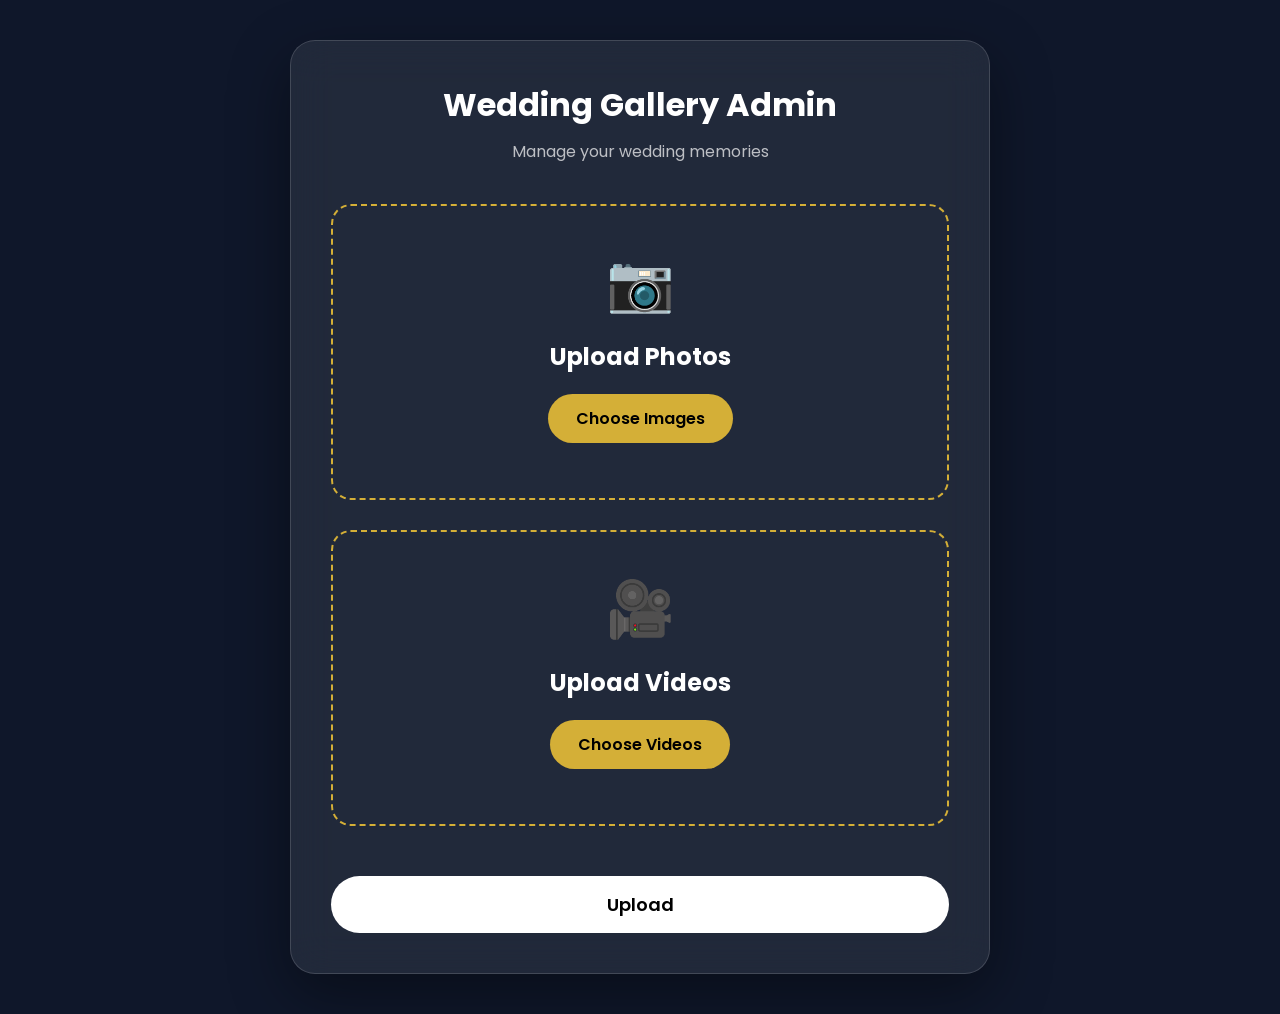
<file: admin.html>
<!DOCTYPE html>
<html lang="en">
<head>
<meta charset="UTF-8">
<meta name="viewport" content="width=device-width, initial-scale=1.0">
<title>Wedding Admin Panel</title>

<link rel="stylesheet" href="css/admin.css">

<link href="https://fonts.googleapis.com/css2?family=Poppins:wght@300;400;500;600;700&display=swap" rel="stylesheet">
</head>

<body>

<div class="container">

    <div class="card">

        <h1>Wedding Gallery Admin</h1>
        <p>Manage your wedding memories</p>

        <div class="upload-box">

            <div class="upload-icon">📷</div>

            <h2>Upload Photos</h2>

            <input type="file" id="photos" multiple accept="image/*">

            <label for="photos" class="btn">
                Choose Images
            </label>

            <div id="photoList"></div>

        </div>

        <div class="upload-box">

            <div class="upload-icon">🎥</div>

            <h2>Upload Videos</h2>

            <input type="file" id="videos" multiple accept="video/*">

            <label for="videos" class="btn">
                Choose Videos
            </label>

            <div id="videoList"></div>

        </div>

        <button class="upload-btn">
            Upload
        </button>

    </div>

</div>

<script src="js/admin.js"></script>

</body>
</html>
</file>
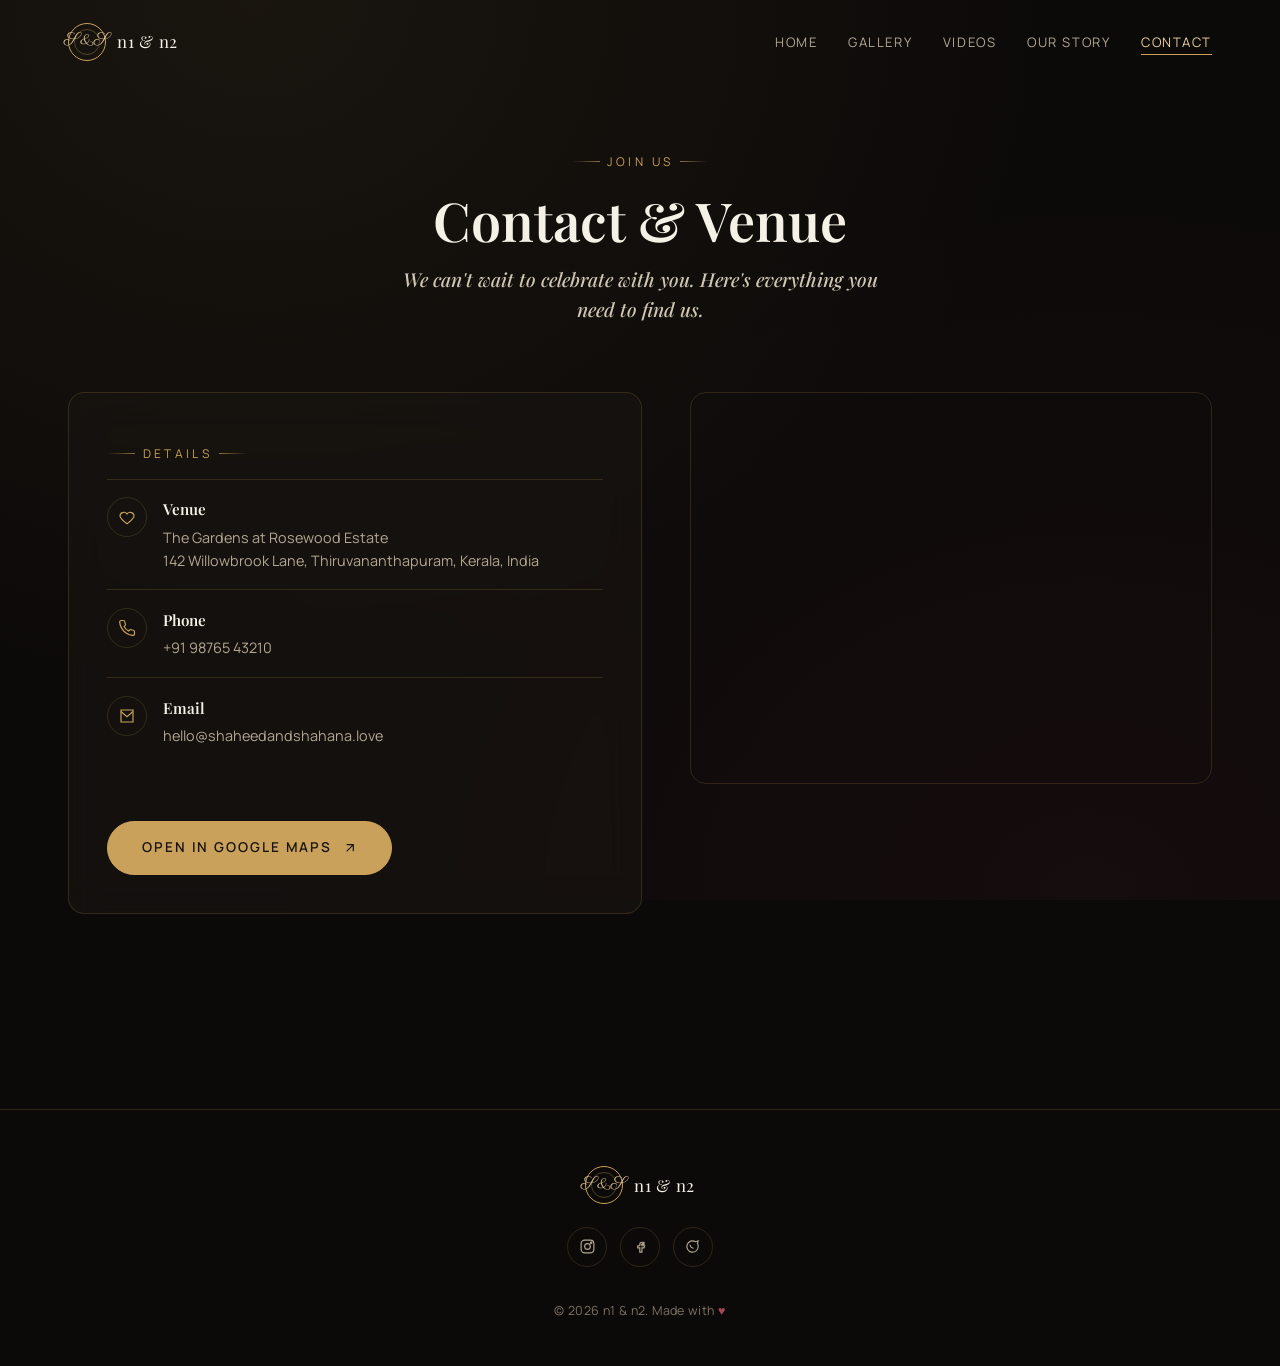
<file: contact.html>
<!DOCTYPE html>
<html lang="en">
<head>
<meta charset="UTF-8">
<meta name="viewport" content="width=device-width, initial-scale=1.0">
<title>Contact — n1 &amp; n2</title>
<meta name="description" content="Venue details and ways to reach n1 and n2.">
<link rel="icon" href="assets/icons/favicon.svg" type="image/svg+xml">
<link rel="stylesheet" href="css/style.css">
</head>
<body>

<header>
  <nav class="site-nav" aria-label="Primary">
    <div class="nav-inner">
      <a href="index.html" class="brand">
        <span class="seal" aria-hidden="true">S&amp;S</span>
        n1 &amp; n2
      </a>
      <ul class="nav-links" id="navLinks">
        <li><a href="index.html">Home</a></li>
        <li><a href="gallery.html">Gallery</a></li>
        <li><a href="videos.html">Videos</a></li>
        <li><a href="story.html">Our Story</a></li>
        <li><a href="contact.html" aria-current="page">Contact</a></li>
      </ul>
      <button class="nav-toggle" id="navToggle" aria-label="Toggle menu" aria-expanded="false" aria-controls="navLinks">
        <svg viewBox="0 0 24 24" fill="none" stroke="currentColor" stroke-width="1.8" stroke-linecap="round"><path d="M4 7h16M4 12h16M4 17h16"/></svg>
      </button>
    </div>
  </nav>
</header>

<main>
  <section class="page-hero">
    <div class="container">
      <p class="eyebrow">Join Us</p>
      <h1 class="section-title">Contact &amp; Venue</h1>
      <p class="section-sub" style="margin-inline:auto;">We can't wait to celebrate with you. Here's everything you need to find us.</p>
    </div>
  </section>

  <section class="section" style="padding-top:0;">
    <div class="container">
      <div class="contact-grid">

        <div class="contact-card glass reveal">
          <p class="eyebrow" style="margin-bottom:1rem;">Details</p>

          <div class="info-row">
            <span class="icon"><svg viewBox="0 0 24 24" fill="none" stroke="currentColor" stroke-width="1.6"><path d="M12 21s-7-5-9-9a5 5 0 0 1 9-4 5 5 0 0 1 9 4c-2 4-9 9-9 9z"/></svg></span>
            <div>
              <h4>Venue</h4>
              <p id="venueName"></p>
              <p id="venueAddress"></p>
            </div>
          </div>

          <div class="info-row">
            <span class="icon"><svg viewBox="0 0 24 24" fill="none" stroke="currentColor" stroke-width="1.6"><path d="M22 16.9v3a2 2 0 0 1-2.2 2 19.8 19.8 0 0 1-8.6-3 19.5 19.5 0 0 1-6-6 19.8 19.8 0 0 1-3-8.7A2 2 0 0 1 4.1 2h3a2 2 0 0 1 2 1.7c.1 1 .3 2 .7 3a2 2 0 0 1-.4 2.1L8 10.1a16 16 0 0 0 6 6l1.3-1.4a2 2 0 0 1 2.1-.4c1 .4 2 .6 3 .7a2 2 0 0 1 1.6 2z"/></svg></span>
            <div>
              <h4>Phone</h4>
              <p><a id="venuePhone" href="#"></a></p>
            </div>
          </div>

          <div class="info-row">
            <span class="icon"><svg viewBox="0 0 24 24" fill="none" stroke="currentColor" stroke-width="1.6"><path d="M4 4h16v16H4z"/><path d="M4 6l8 7 8-7"/></svg></span>
            <div>
              <h4>Email</h4>
              <p><a id="venueEmail" href="#"></a></p>
            </div>
          </div>

          <div class="mt-lg">
            <a id="mapsBtn" href="#" target="_blank" rel="noopener" class="btn btn-solid">
              Open in Google Maps
              <svg viewBox="0 0 24 24" fill="none" stroke="currentColor" stroke-width="1.8"><path d="M7 17L17 7M7 7h10v10"/></svg>
            </a>
          </div>
        </div>

        <div class="map-frame reveal reveal-delay-1">
          <iframe id="mapEmbed" src="" loading="lazy" title="Venue location map" referrerpolicy="no-referrer-when-downgrade"></iframe>
        </div>

      </div>
    </div>
  </section>
</main>

<footer class="site-footer">
  <div class="container footer-inner">
    <a href="index.html" class="brand"><span class="seal" aria-hidden="true">S&amp;S</span> n1 &amp; n2</a>
    <ul class="footer-social">
      <li><a href="#" aria-label="Instagram"><svg viewBox="0 0 24 24" fill="none" stroke="currentColor" stroke-width="1.6"><rect x="3" y="3" width="18" height="18" rx="5"/><circle cx="12" cy="12" r="4"/><circle cx="17.2" cy="6.8" r="1"/></svg></a></li>
      <li><a href="#" aria-label="Facebook"><svg viewBox="0 0 24 24" fill="none" stroke="currentColor" stroke-width="1.6"><path d="M14 9h3V6h-3c-2 0-3 1.2-3 3v2H8v3h3v6h3v-6h3l1-3h-4V9c0-.6.4-1 1-1z"/></svg></a></li>
      <li><a href="#" aria-label="WhatsApp"><svg viewBox="0 0 24 24" fill="none" stroke="currentColor" stroke-width="1.6"><path d="M20 12a8 8 0 1 1-3.8-6.8L20 4l-1 3.6A8 8 0 0 1 20 12z"/><path d="M8.5 9.5c.3 2.5 2.5 4.7 5 5"/></svg></a></li>
    </ul>
    <p class="footer-fine">&copy; <span data-year></span> n1 &amp; n2. Made with <span class="made-with">&hearts;</span></p>
  </div>
</footer>

<script src="js/config.js"></script>
<script src="js/app.js"></script>
<script>
  // Populate venue details from the shared config so there's a single
  // source of truth (see js/config.js → SITE_CONFIG.venue).
  document.addEventListener("DOMContentLoaded", () => {
    const v = SITE_CONFIG.venue;
    document.getElementById("venueName").textContent = v.name;
    document.getElementById("venueAddress").textContent = `${v.addressLine1}, ${v.addressLine2}`;

    const phoneLink = document.getElementById("venuePhone");
    phoneLink.textContent = v.phone;
    phoneLink.href = `tel:${v.phone.replace(/\s+/g, "")}`;

    const emailLink = document.getElementById("venueEmail");
    emailLink.textContent = v.email;
    emailLink.href = `mailto:${v.email}`;

    document.getElementById("mapsBtn").href = v.mapsUrl;
    document.getElementById("mapEmbed").src =
      `https://maps.google.com/maps?q=${encodeURIComponent(v.name + " " + v.addressLine2)}&output=embed`;
  });
</script>
</body>
</html>
</file>
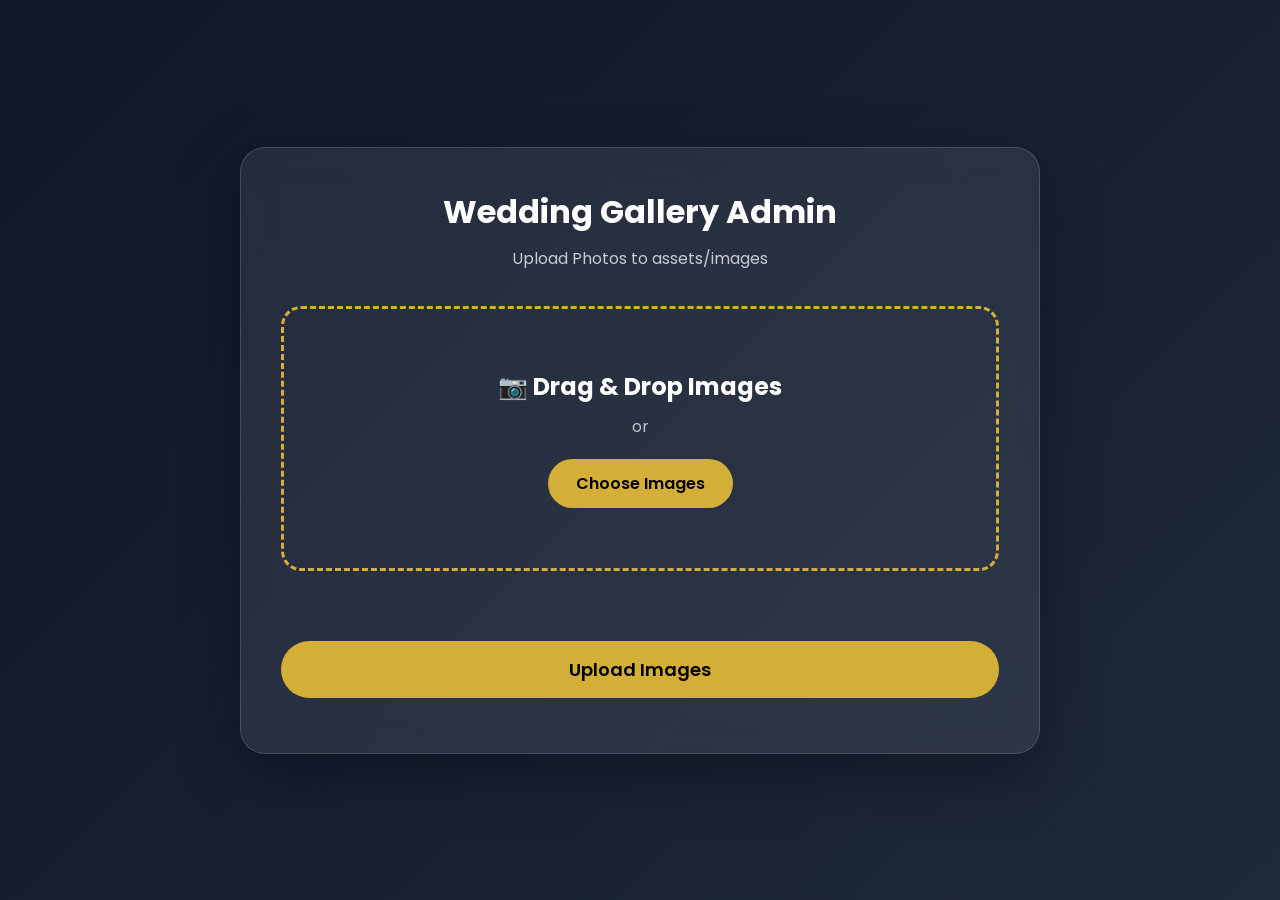
<file: upload.html>
<!DOCTYPE html>
<html lang="en">
<head>

<meta charset="UTF-8">
<meta name="viewport" content="width=device-width, initial-scale=1.0">

<title>Wedding Admin Upload</title>

<link rel="preconnect" href="https://fonts.googleapis.com">
<link rel="preconnect" href="https://fonts.gstatic.com" crossorigin>

<link href="https://fonts.googleapis.com/css2?family=Poppins:wght@300;400;500;600;700&display=swap" rel="stylesheet">

<style>

*{
margin:0;
padding:0;
box-sizing:border-box;
font-family:Poppins,sans-serif;
}

body{

background:linear-gradient(135deg,#0f172a,#1e293b);

min-height:100vh;

display:flex;

justify-content:center;

align-items:center;

padding:40px;

color:white;

}

.container{

width:100%;
max-width:800px;

}

.card{

background:rgba(255,255,255,.08);

backdrop-filter:blur(18px);

border:1px solid rgba(255,255,255,.15);

padding:40px;

border-radius:25px;

box-shadow:0 20px 60px rgba(0,0,0,.35);

}

h1{

text-align:center;

margin-bottom:10px;

}

.subtitle{

text-align:center;

opacity:.75;

margin-bottom:35px;

}

.drop-zone{

border:3px dashed #d4af37;

border-radius:20px;

padding:60px 20px;

text-align:center;

cursor:pointer;

transition:.3s;

}

.drop-zone.drag{

background:rgba(212,175,55,.15);

}

.drop-zone h2{

margin-bottom:10px;

}

.drop-zone p{

opacity:.7;

}

input[type=file]{

display:none;

}

.choose{

display:inline-block;

margin-top:20px;

padding:12px 28px;

background:#d4af37;

color:black;

border-radius:40px;

font-weight:600;

cursor:pointer;

}

.preview{

display:grid;

grid-template-columns:repeat(auto-fill,minmax(140px,1fr));

gap:15px;

margin-top:35px;

}

.item{

background:rgba(255,255,255,.08);

border-radius:15px;

padding:10px;

}

.item img{

width:100%;

height:130px;

object-fit:cover;

border-radius:10px;

}

.name{

font-size:13px;

margin-top:8px;

white-space:nowrap;

overflow:hidden;

text-overflow:ellipsis;

}

.upload{

width:100%;

margin-top:35px;

padding:15px;

border:none;

border-radius:50px;

background:#d4af37;

font-size:18px;

font-weight:600;

cursor:pointer;

}

progress{

width:100%;

height:10px;

margin-top:20px;

display:none;

}

.status{

text-align:center;

margin-top:15px;

color:#7CFC00;

}

</style>

</head>

<body>

<div class="container">

<div class="card">

<h1>Wedding Gallery Admin</h1>

<p class="subtitle">
Upload Photos to assets/images
</p>

<div class="drop-zone" id="drop">

<h2>📷 Drag & Drop Images</h2>

<p>or</p>

<label class="choose" for="photos">

Choose Images

</label>

<input
type="file"
id="photos"
multiple
accept="image/*">

</div>

<div class="preview" id="preview"></div>

<progress id="progress" value="0" max="100"></progress>

<button class="upload" id="upload">

Upload Images

</button>

<div class="status" id="status"></div>

</div>

</div>

<script>

const input=document.getElementById("photos");

const preview=document.getElementById("preview");

const drop=document.getElementById("drop");

const progress=document.getElementById("progress");

const status=document.getElementById("status");

let files=[];

function showPreview(){

preview.innerHTML="";

files.forEach(file=>{

const reader=new FileReader();

reader.onload=e=>{

preview.innerHTML+=`
<div class="item">
<img src="${e.target.result}">
<div class="name">${file.name}</div>
</div>
`;

};

reader.readAsDataURL(file);

});

}

input.onchange=()=>{

files=[...input.files];

showPreview();

};

drop.ondragover=e=>{

e.preventDefault();

drop.classList.add("drag");

};

drop.ondragleave=()=>{

drop.classList.remove("drag");

};

drop.ondrop=e=>{

e.preventDefault();

drop.classList.remove("drag");

files=[...e.dataTransfer.files];

showPreview();

};

document.getElementById("upload").onclick=async()=>{

if(files.length===0){

alert("Select images first");

return;

}

const form=new FormData();

files.forEach(f=>form.append("photos",f));

progress.style.display="block";

const xhr=new XMLHttpRequest();

xhr.upload.onprogress=e=>{

const percent=Math.round((e.loaded/e.total)*100);

progress.value=percent;

};

xhr.onload=()=>{

status.innerHTML="✅ Upload Completed";

};

xhr.open("POST","/upload/photos");

xhr.send(form);

};

</script>

</body>
</html>
</file>
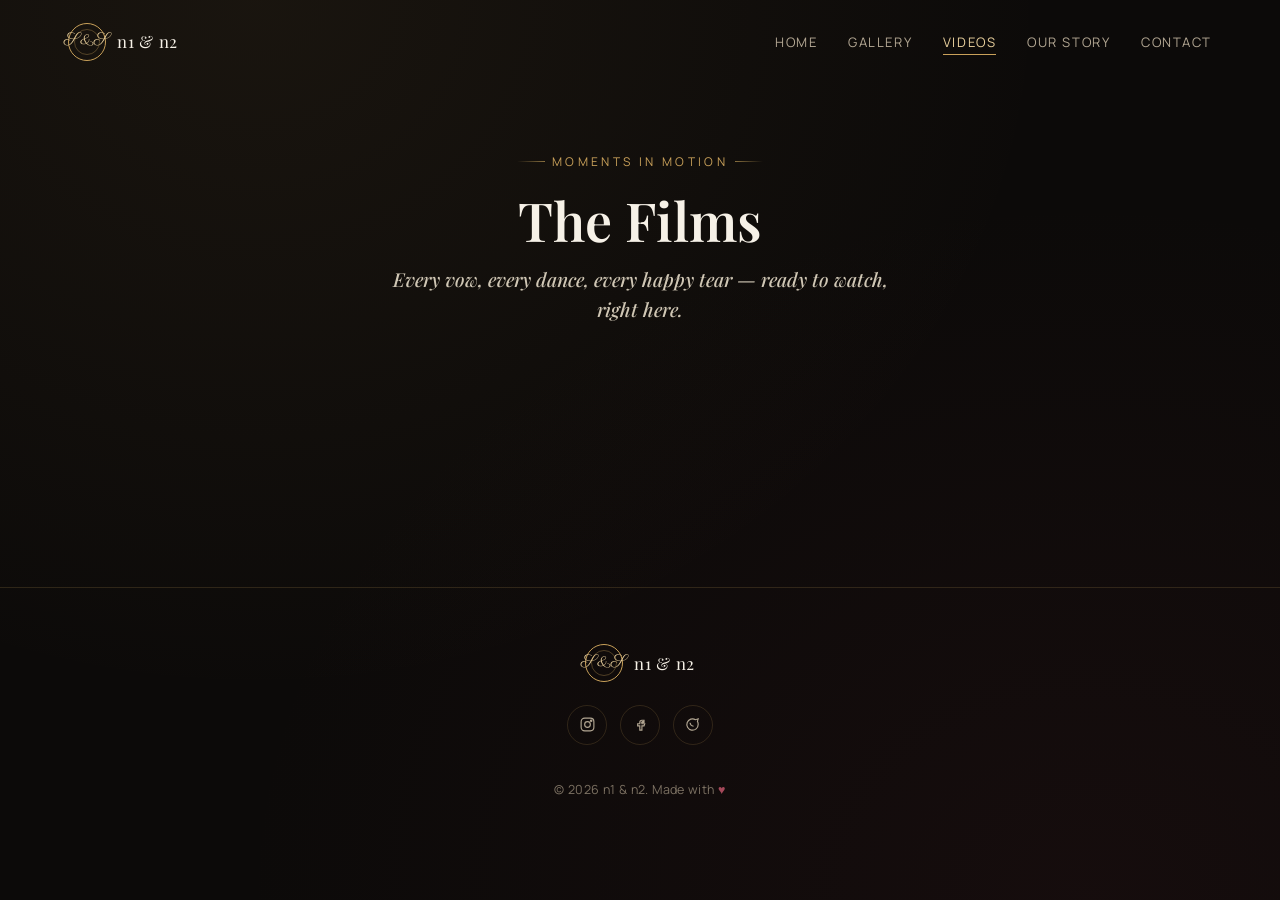
<file: videos.html>
<!DOCTYPE html>
<html lang="en">
<head>
<meta charset="UTF-8">
<meta name="viewport" content="width=device-width, initial-scale=1.0">
<title>Videos — n1 &amp; n2</title>
<meta name="description" content="Watch films and clips from n1 and n2's wedding celebration.">
<link rel="icon" href="assets/icons/favicon.svg" type="image/svg+xml">
<link rel="stylesheet" href="css/style.css">
</head>
<body>

<header>
  <nav class="site-nav" aria-label="Primary">
    <div class="nav-inner">
      <a href="index.html" class="brand">
        <span class="seal" aria-hidden="true">S&amp;S</span>
        n1 &amp; n2
      </a>
      <ul class="nav-links" id="navLinks">
        <li><a href="index.html">Home</a></li>
        <li><a href="gallery.html">Gallery</a></li>
        <li><a href="videos.html" aria-current="page">Videos</a></li>
        <li><a href="story.html">Our Story</a></li>
        <li><a href="contact.html">Contact</a></li>
      </ul>
      <button class="nav-toggle" id="navToggle" aria-label="Toggle menu" aria-expanded="false" aria-controls="navLinks">
        <svg viewBox="0 0 24 24" fill="none" stroke="currentColor" stroke-width="1.8" stroke-linecap="round"><path d="M4 7h16M4 12h16M4 17h16"/></svg>
      </button>
    </div>
  </nav>
</header>

<main>
  <section class="page-hero">
    <div class="container">
      <p class="eyebrow">Moments in Motion</p>
      <h1 class="section-title">The Films</h1>
      <p class="section-sub" style="margin-inline:auto;">Every vow, every dance, every happy tear — ready to watch, right here.</p>
    </div>
  </section>

  <section class="section" style="padding-top:0;">
    <div class="container">
      <div class="video-grid" data-video-grid aria-live="polite"></div>
      <div class="state-msg" data-videos-state style="display:none;"></div>
    </div>
  </section>
</main>

<!-- ===================== Video modal ===================== -->
<div class="video-modal" data-video-modal aria-hidden="true" role="dialog" aria-modal="true" aria-label="Video player">
  <div class="video-modal-stage" data-video-modal-stage>
    <!-- iframe injected here on open, removed on close to stop playback -->
  </div>
  <button class="video-modal-close" data-video-modal-close aria-label="Close video">
    <svg viewBox="0 0 24 24" fill="none" stroke="currentColor" stroke-width="1.8"><path d="M6 6l12 12M18 6L6 18"/></svg>
  </button>
</div>

<footer class="site-footer">
  <div class="container footer-inner">
    <a href="index.html" class="brand"><span class="seal" aria-hidden="true">S&amp;S</span> n1 &amp; n2</a>
    <ul class="footer-social">
      <li><a href="#" aria-label="Instagram"><svg viewBox="0 0 24 24" fill="none" stroke="currentColor" stroke-width="1.6"><rect x="3" y="3" width="18" height="18" rx="5"/><circle cx="12" cy="12" r="4"/><circle cx="17.2" cy="6.8" r="1"/></svg></a></li>
      <li><a href="#" aria-label="Facebook"><svg viewBox="0 0 24 24" fill="none" stroke="currentColor" stroke-width="1.6"><path d="M14 9h3V6h-3c-2 0-3 1.2-3 3v2H8v3h3v6h3v-6h3l1-3h-4V9c0-.6.4-1 1-1z"/></svg></a></li>
      <li><a href="#" aria-label="WhatsApp"><svg viewBox="0 0 24 24" fill="none" stroke="currentColor" stroke-width="1.6"><path d="M20 12a8 8 0 1 1-3.8-6.8L20 4l-1 3.6A8 8 0 0 1 20 12z"/><path d="M8.5 9.5c.3 2.5 2.5 4.7 5 5"/></svg></a></li>
    </ul>
    <p class="footer-fine">&copy; <span data-year></span> n1 &amp; n2. Made with <span class="made-with">&hearts;</span></p>
  </div>
</footer>

<script src="js/config.js"></script>
<script src="js/app.js"></script>
<script src="js/videos.js"></script>
</body>
</html>
</file>
<file: css/admin.css>
*{
margin:0;
padding:0;
box-sizing:border-box;
font-family:Poppins,sans-serif;
}

body{

min-height:100vh;

display:flex;

justify-content:center;

align-items:center;

background:#0f172a;

padding:40px;

color:white;

}

.container{

width:100%;

max-width:700px;

}

.card{

background:rgba(255,255,255,.08);

backdrop-filter:blur(20px);

border:1px solid rgba(255,255,255,.15);

padding:40px;

border-radius:25px;

box-shadow:0 20px 60px rgba(0,0,0,.4);

}

h1{

text-align:center;

margin-bottom:10px;

}

p{

text-align:center;

opacity:.7;

margin-bottom:40px;

}

.upload-box{

border:2px dashed #d4af37;

border-radius:20px;

padding:35px;

margin-bottom:30px;

text-align:center;

transition:.3s;

}

.upload-box:hover{

background:rgba(255,255,255,.05);

}

.upload-icon{

font-size:55px;

margin-bottom:15px;

}

input{

display:none;

}

.btn{

display:inline-block;

margin-top:20px;

padding:12px 28px;

background:#d4af37;

color:black;

border-radius:30px;

cursor:pointer;

font-weight:600;

transition:.3s;

}

.btn:hover{

transform:translateY(-3px);

}

.upload-btn{

width:100%;

padding:15px;

border:none;

border-radius:30px;

background:white;

font-size:18px;

font-weight:600;

cursor:pointer;

margin-top:20px;

}

#photoList,#videoList{

margin-top:20px;

text-align:left;

font-size:14px;

}
</file>
<file: css/style.css>
/* ==========================================================================
   Shaheed & Shahana — Wedding Website
   Design tokens
   --------------------------------------------------------------------------
   Palette   : espresso black / antique gold / ivory / deep wine
   Display   : "Playfair Display" — carved, high-contrast serif for names
   Script    : "Parisienne" — the couple's monogram & signature accents
   Body      : "Manrope" — quiet, modern, legible at small sizes
   Signature : the gold wax-seal monogram (S & S) used as nav mark,
               section divider and hero centerpiece; thin-line hearts
               drift upward through the hero as ambient motion.
   ========================================================================== */

@import url('https://fonts.googleapis.com/css2?family=Playfair+Display:ital,wght@0,400;0,500;0,600;0,700;0,800;1,500;1,600&family=Parisienne&family=Manrope:wght@300;400;500;600;700&display=swap');

:root {
  /* Colors */
  --bg: #0c0a09;
  --bg-alt: #151210;
  --bg-panel: #1a1613;
  --bg-glass: rgba(26, 22, 19, 0.55);
  --border-glass: rgba(201, 161, 90, 0.18);

  --gold: #c9a15a;
  --gold-light: #e8cf9c;
  --gold-dim: #8a713f;
  --ivory: #f6f1e7;
  --ivory-dim: #cfc6b4;
  --wine: #6c2430;
  --wine-light: #a5495a;

  --text-primary: var(--ivory);
  --text-muted: #b3a793;
  --text-faint: #7d7263;

  /* Type */
  --font-display: 'Playfair Display', 'Georgia', serif;
  --font-script: 'Parisienne', cursive;
  --font-body: 'Manrope', -apple-system, BlinkMacSystemFont, sans-serif;

  /* Layout */
  --max-width: 1240px;
  --gutter: clamp(1.25rem, 4vw, 3rem);
  --radius-sm: 8px;
  --radius-md: 16px;
  --radius-lg: 28px;
  --nav-height: 84px;

  /* Motion */
  --ease-soft: cubic-bezier(0.22, 1, 0.36, 1);
  --dur-fast: 0.25s;
  --dur-med: 0.6s;
  --dur-slow: 1.1s;
}

/* --------------------------------------------------------------------------
   Reset
   -------------------------------------------------------------------------- */
*, *::before, *::after { box-sizing: border-box; }
html { scroll-behavior: smooth; }
body {
  margin: 0;
  background: var(--bg);
  color: var(--text-primary);
  font-family: var(--font-body);
  font-weight: 400;
  line-height: 1.6;
  -webkit-font-smoothing: antialiased;
  overflow-x: hidden;
}
img { max-width: 100%; display: block; }
a { color: inherit; text-decoration: none; }
ul { list-style: none; margin: 0; padding: 0; }
button { font-family: inherit; cursor: pointer; }
input, textarea { font-family: inherit; }

::selection { background: var(--gold); color: var(--bg); }

/* Respect reduced motion */
@media (prefers-reduced-motion: reduce) {
  *, *::before, *::after {
    animation-duration: 0.001ms !important;
    animation-iteration-count: 1 !important;
    transition-duration: 0.001ms !important;
    scroll-behavior: auto !important;
  }
}

/* Focus visibility */
a:focus-visible, button:focus-visible, input:focus-visible, textarea:focus-visible {
  outline: 2px solid var(--gold-light);
  outline-offset: 3px;
  border-radius: 4px;
}

/* Background texture: faint gold grain + vignette, sits behind all pages */
body::before {
  content: "";
  position: fixed;
  inset: 0;
  z-index: -2;
  background:
    radial-gradient(ellipse at 20% 0%, rgba(201, 161, 90, 0.07), transparent 55%),
    radial-gradient(ellipse at 85% 100%, rgba(108, 36, 48, 0.10), transparent 55%),
    var(--bg);
  pointer-events: none;
}

.container {
  width: 100%;
  max-width: var(--max-width);
  margin-inline: auto;
  padding-inline: var(--gutter);
}

/* --------------------------------------------------------------------------
   Typography
   -------------------------------------------------------------------------- */
h1, h2, h3, h4 { font-family: var(--font-display); font-weight: 600; margin: 0; color: var(--ivory); }
.eyebrow {
  display: inline-flex;
  align-items: center;
  gap: 0.6em;
  font-family: var(--font-body);
  font-size: 0.75rem;
  letter-spacing: 0.28em;
  text-transform: uppercase;
  color: var(--gold);
}
.eyebrow::before, .eyebrow::after {
  content: "";
  width: 28px;
  height: 1px;
  background: linear-gradient(90deg, transparent, var(--gold-dim));
}
.eyebrow::after { background: linear-gradient(90deg, var(--gold-dim), transparent); }

.script { font-family: var(--font-script); color: var(--gold-light); font-weight: 400; }

.section-title {
  font-size: clamp(2rem, 4.2vw, 3.4rem);
  line-height: 1.08;
  margin-top: 0.5rem;
}
.section-sub {
  font-family: var(--font-display);
  font-style: italic;
  font-weight: 500;
  color: var(--ivory-dim);
  font-size: clamp(1rem, 1.6vw, 1.2rem);
  margin-top: 0.9rem;
  max-width: 46ch;
}

.section {
  padding: clamp(4rem, 9vw, 7.5rem) 0;
  position: relative;
}
.section-head {
  text-align: center;
  margin-bottom: clamp(2.5rem, 6vw, 4rem);
}

/* --------------------------------------------------------------------------
   Buttons
   -------------------------------------------------------------------------- */
.btn {
  display: inline-flex;
  align-items: center;
  gap: 0.6rem;
  padding: 0.95rem 2.1rem;
  border-radius: 999px;
  font-size: 0.85rem;
  letter-spacing: 0.14em;
  text-transform: uppercase;
  font-weight: 600;
  border: 1px solid var(--gold);
  background: transparent;
  color: var(--gold-light);
  transition: background var(--dur-fast) var(--ease-soft), color var(--dur-fast) var(--ease-soft), transform var(--dur-fast) var(--ease-soft), box-shadow var(--dur-fast) var(--ease-soft);
  white-space: nowrap;
}
.btn:hover {
  background: var(--gold);
  color: #1a1410;
  transform: translateY(-2px);
  box-shadow: 0 10px 30px -10px rgba(201, 161, 90, 0.55);
}
.btn-solid {
  background: var(--gold);
  color: #1a1410;
}
.btn-solid:hover { background: var(--gold-light); }
.btn-ghost {
  border-color: var(--border-glass);
  color: var(--text-muted);
}
.btn-ghost:hover {
  border-color: var(--gold);
  color: var(--gold-light);
  background: rgba(201, 161, 90, 0.08);
  box-shadow: none;
}
.btn svg { width: 16px; height: 16px; }

/* --------------------------------------------------------------------------
   Glassmorphism panels
   -------------------------------------------------------------------------- */
.glass {
  background: var(--bg-glass);
  backdrop-filter: blur(18px) saturate(140%);
  -webkit-backdrop-filter: blur(18px) saturate(140%);
  border: 1px solid var(--border-glass);
  border-radius: var(--radius-md);
}

/* --------------------------------------------------------------------------
   Monogram seal (signature element)
   -------------------------------------------------------------------------- */
.seal {
  display: inline-flex;
  align-items: center;
  justify-content: center;
  width: 46px;
  height: 46px;
  border-radius: 50%;
  border: 1px solid var(--gold);
  font-family: var(--font-script);
  font-size: 1.3rem;
  color: var(--gold-light);
  position: relative;
  flex: none;
}
.seal::before {
  content: "";
  position: absolute;
  inset: 5px;
  border: 1px solid rgba(201, 161, 90, 0.35);
  border-radius: 50%;
}
.seal-lg { width: 108px; height: 108px; font-size: 2.6rem; }
.seal-lg::before { inset: 10px; }

/* --------------------------------------------------------------------------
   Navigation
   -------------------------------------------------------------------------- */
.site-nav {
  position: fixed;
  top: 0; left: 0; right: 0;
  z-index: 500;
  height: var(--nav-height);
  display: flex;
  align-items: center;
  transition: background var(--dur-fast) var(--ease-soft), border-color var(--dur-fast) var(--ease-soft), height var(--dur-fast) var(--ease-soft);
  border-bottom: 1px solid transparent;
}
.site-nav.is-scrolled {
  background: rgba(12, 10, 9, 0.78);
  backdrop-filter: blur(14px);
  -webkit-backdrop-filter: blur(14px);
  border-bottom-color: var(--border-glass);
  height: 68px;
}
.nav-inner {
  width: 100%;
  max-width: var(--max-width);
  margin-inline: auto;
  padding-inline: var(--gutter);
  display: flex;
  align-items: center;
  justify-content: space-between;
}
.brand {
  display: flex;
  align-items: center;
  gap: 0.7rem;
  font-family: var(--font-display);
  font-size: 1.05rem;
  letter-spacing: 0.04em;
  color: var(--ivory);
}
.brand .seal { width: 38px; height: 38px; font-size: 1.05rem; }

.nav-links {
  display: flex;
  align-items: center;
  gap: clamp(1.2rem, 2.4vw, 2.4rem);
}
.nav-links a {
  font-size: 0.82rem;
  letter-spacing: 0.12em;
  text-transform: uppercase;
  color: var(--text-muted);
  position: relative;
  padding-bottom: 4px;
  transition: color var(--dur-fast) var(--ease-soft);
}
.nav-links a::after {
  content: "";
  position: absolute;
  left: 0; bottom: 0;
  width: 0%;
  height: 1px;
  background: var(--gold);
  transition: width var(--dur-fast) var(--ease-soft);
}
.nav-links a:hover, .nav-links a[aria-current="page"] { color: var(--gold-light); }
.nav-links a:hover::after, .nav-links a[aria-current="page"]::after { width: 100%; }

.nav-toggle {
  display: none;
  background: none;
  border: 1px solid var(--border-glass);
  border-radius: 8px;
  width: 42px;
  height: 42px;
  align-items: center;
  justify-content: center;
  color: var(--gold-light);
}
.nav-toggle svg { width: 20px; height: 20px; }

@media (max-width: 860px) {
  .nav-links {
    position: fixed;
    top: var(--nav-height);
    left: 0; right: 0;
    flex-direction: column;
    align-items: flex-start;
    gap: 0;
    background: rgba(12, 10, 9, 0.97);
    backdrop-filter: blur(16px);
    border-bottom: 1px solid var(--border-glass);
    max-height: 0;
    overflow: hidden;
    transition: max-height var(--dur-med) var(--ease-soft);
  }
  .nav-links.is-open { max-height: 420px; }
  .nav-links a {
    width: 100%;
    padding: 1rem var(--gutter);
    border-top: 1px solid var(--border-glass);
  }
  .nav-toggle { display: inline-flex; }
}

/* --------------------------------------------------------------------------
   Hero
   -------------------------------------------------------------------------- */
.hero {
  position: relative;
  min-height: 100svh;
  display: flex;
  align-items: center;
  justify-content: center;
  overflow: hidden;
  padding-top: var(--nav-height);
}
.hero-media {
  position: absolute;
  inset: 0;
  z-index: -3;
}
.hero-media img {
  width: 100%; height: 100%;
  object-fit: cover;
  object-position: center 30%;
  filter: saturate(0.9) brightness(0.62);
}
.hero-scrim {
  position: absolute;
  inset: 0;
  z-index: -2;
  background:
    linear-gradient(180deg, rgba(12,10,9,0.55) 0%, rgba(12,10,9,0.35) 35%, rgba(12,10,9,0.85) 100%),
    radial-gradient(ellipse at center 40%, transparent 0%, rgba(12,10,9,0.65) 78%);
}

/* Floating hearts ambience */
.hearts-field {
  position: absolute;
  inset: 0;
  z-index: -1;
  pointer-events: none;
  overflow: hidden;
}
.hearts-field svg.heart {
  position: absolute;
  bottom: -10%;
  opacity: 0;
  color: var(--gold);
  animation-name: float-heart;
  animation-timing-function: ease-in;
  animation-iteration-count: infinite;
}
@keyframes float-heart {
  0%   { opacity: 0; transform: translateY(0) translateX(0) rotate(0deg) scale(0.7); }
  10%  { opacity: 0.55; }
  85%  { opacity: 0.35; }
  100% { opacity: 0; transform: translateY(-115vh) translateX(var(--drift, 30px)) rotate(20deg) scale(1); }
}

.hero-content {
  position: relative;
  text-align: center;
  padding: 0 var(--gutter);
  max-width: 900px;
}
.hero-eyebrow {
  opacity: 0;
  animation: fade-up var(--dur-med) var(--ease-soft) 0.15s forwards;
}
/* .hero-names {
  font-size: clamp(2.1rem, 9vw, 6.4rem);
  line-height: 1;
  margin-top: 1.4rem;
  display: flex;
  align-items: center;
  justify-content: center;
  gap: clamp(0.5rem, 2vw, 1.2rem);
  flex-wrap: wrap;
  opacity: 0;
  animation: fade-up var(--dur-slow) var(--ease-soft) 0.35s forwards;
} */
 .hero-names {
  font-size: clamp(1.6rem, 6vw, 4rem);
  line-height: 1;
  margin-top: 1.4rem;
  display: flex;
  align-items: center;
  justify-content: center;
  gap: clamp(0.5rem, 2vw, 1.2rem);
  flex-wrap: nowrap; /* Keep names on one line */
  opacity: 0;
  animation: fade-up var(--dur-slow) var(--ease-soft) 0.35s forwards;
}
.hero-names .amp {
  font-family: var(--font-script);
  color: var(--gold);
  font-size: 0.62em;
  line-height: 1;
  transform: translateY(0.08em);
}
.hero-subtitle {
  margin: 1.6rem auto 0;
  font-family: var(--font-display);
  font-style: italic;
  color: var(--ivory-dim);
  font-size: clamp(1.05rem, 2vw, 1.4rem);
  max-width: 42ch;
  opacity: 0;
  animation: fade-up var(--dur-med) var(--ease-soft) 0.6s forwards;
}
.hero-date {
  margin-top: 1rem;
  font-size: 0.8rem;
  letter-spacing: 0.22em;
  text-transform: uppercase;
  color: var(--gold);
  opacity: 0;
  animation: fade-up var(--dur-med) var(--ease-soft) 0.75s forwards;
}

@keyframes fade-up {
  from { opacity: 0; transform: translateY(22px); }
  to   { opacity: 1; transform: translateY(0); }
}

/* Countdown */
.countdown {
  margin: 2.6rem auto 0;
  display: flex;
  justify-content: center;
  gap: clamp(0.6rem, 2vw, 1.1rem);
  flex-wrap: wrap;
  opacity: 0;
  animation: fade-up var(--dur-med) var(--ease-soft) 0.9s forwards;
}
.countdown-unit {
  width: clamp(64px, 18vw, 92px);
  padding: 0.9rem 0.4rem 0.8rem;
  text-align: center;
}
.countdown-num {
  font-family: var(--font-display);
  font-size: clamp(1.5rem, 3.4vw, 2.1rem);
  color: var(--gold-light);
  font-variant-numeric: tabular-nums;
}
.countdown-label {
  display: block;
  margin-top: 0.3rem;
  font-size: 0.62rem;
  letter-spacing: 0.16em;
  text-transform: uppercase;
  color: var(--text-faint);
}

.hero-cta {
  margin-top: 2.6rem;
  display: flex;
  gap: 1rem;
  justify-content: center;
  flex-wrap: wrap;
  opacity: 0;
  animation: fade-up var(--dur-med) var(--ease-soft) 1.05s forwards;
}

.scroll-cue {
  position: absolute;
  bottom: clamp(1.2rem, 3vw, 2.2rem);
  left: 50%;
  transform: translateX(-50%);
  width: 22px; height: 36px;
  border: 1px solid var(--gold-dim);
  border-radius: 20px;
  opacity: 0.7;
}
.scroll-cue::before {
  content: "";
  position: absolute;
  top: 6px; left: 50%;
  width: 4px; height: 4px;
  margin-left: -2px;
  background: var(--gold-light);
  border-radius: 50%;
  animation: scroll-cue-dot 1.8s ease-in-out infinite;
}
@keyframes scroll-cue-dot {
  0% { transform: translateY(0); opacity: 1; }
  70% { opacity: 0.2; }
  100% { transform: translateY(14px); opacity: 0; }
}

/* --------------------------------------------------------------------------
   Reveal-on-scroll utility
   -------------------------------------------------------------------------- */
.reveal {
  opacity: 0;
  transform: translateY(28px);
  transition: opacity 0.8s var(--ease-soft), transform 0.8s var(--ease-soft);
}
.reveal.is-visible { opacity: 1; transform: translateY(0); }
.reveal-delay-1 { transition-delay: 0.1s; }
.reveal-delay-2 { transition-delay: 0.22s; }
.reveal-delay-3 { transition-delay: 0.34s; }

/* --------------------------------------------------------------------------
   Divider with seal
   -------------------------------------------------------------------------- */
.seal-divider {
  display: flex;
  align-items: center;
  justify-content: center;
  gap: 1rem;
  margin: 0 auto;
}
.seal-divider .line {
  height: 1px;
  width: clamp(40px, 10vw, 120px);
  background: linear-gradient(90deg, transparent, var(--gold-dim));
}
.seal-divider .line:last-child { background: linear-gradient(90deg, var(--gold-dim), transparent); }

/* --------------------------------------------------------------------------
   Preview strip (home page teaser grid)
   -------------------------------------------------------------------------- */
.preview-grid {
  display: grid;
  grid-template-columns: repeat(4, 1fr);
  gap: 1rem;
}
.preview-grid a {
  position: relative;
  display: block;
  aspect-ratio: 3/4;
  border-radius: var(--radius-sm);
  overflow: hidden;
  border: 1px solid var(--border-glass);
}
.preview-grid a:nth-child(2), .preview-grid a:nth-child(3) { aspect-ratio: 3/4.6; margin-top: -1.2rem; }
.preview-grid img { width: 100%; height: 100%; object-fit: cover; transition: transform 0.6s var(--ease-soft); }
.preview-grid a:hover img { transform: scale(1.06); }
.preview-grid a::after {
  content: "";
  position: absolute; inset: 0;
  background: linear-gradient(180deg, transparent 55%, rgba(12,10,9,0.75));
  opacity: 0;
  transition: opacity var(--dur-fast) var(--ease-soft);
}
.preview-grid a:hover::after { opacity: 1; }

@media (max-width: 760px) {
  .preview-grid { grid-template-columns: repeat(2, 1fr); }
  .preview-grid a:nth-child(2), .preview-grid a:nth-child(3) { margin-top: 0; }
}

/* --------------------------------------------------------------------------
   Gallery page
   -------------------------------------------------------------------------- */
.gallery-toolbar {
  display: flex;
  align-items: center;
  justify-content: space-between;
  gap: 1.2rem;
  flex-wrap: wrap;
  margin-bottom: 2.4rem;
}
.search-field {
  position: relative;
  flex: 1;
  min-width: 220px;
  max-width: 420px;
}
.search-field input {
  width: 100%;
  padding: 0.85rem 1.2rem 0.85rem 2.7rem;
  border-radius: 999px;
  border: 1px solid var(--border-glass);
  background: var(--bg-panel);
  color: var(--ivory);
  font-size: 0.9rem;
}
.search-field input::placeholder { color: var(--text-faint); }
.search-field input:focus { outline: none; border-color: var(--gold); }
.search-field svg {
  position: absolute; left: 1rem; top: 50%; transform: translateY(-50%);
  width: 16px; height: 16px; color: var(--text-faint);
}
.gallery-count { font-size: 0.8rem; color: var(--text-faint); letter-spacing: 0.06em; }

.masonry {
  columns: 4 240px;
  column-gap: 1rem;
}
.masonry-item {
  break-inside: avoid;
  margin-bottom: 1rem;
  border-radius: var(--radius-sm);
  overflow: hidden;
  position: relative;
  border: 1px solid var(--border-glass);
  cursor: zoom-in;
  background: var(--bg-panel);
}
.masonry-item img {
  width: 100%;
  display: block;
  transition: transform 0.5s var(--ease-soft), filter 0.5s var(--ease-soft);
  opacity: 0;
}
.masonry-item img.is-loaded { opacity: 1; }
.masonry-item:hover img { transform: scale(1.045); }
.masonry-item .cap {
  position: absolute; left: 0; right: 0; bottom: 0;
  padding: 1.6rem 0.9rem 0.7rem;
  background: linear-gradient(180deg, transparent, rgba(12,10,9,0.88));
  font-size: 0.74rem;
  letter-spacing: 0.04em;
  color: var(--ivory-dim);
  opacity: 0;
  transform: translateY(6px);
  transition: opacity var(--dur-fast) var(--ease-soft), transform var(--dur-fast) var(--ease-soft);
}
.masonry-item:hover .cap { opacity: 1; transform: translateY(0); }

.media-skeleton {
  width: 100%;
  aspect-ratio: 3/4;
  background: linear-gradient(100deg, var(--bg-panel) 30%, #241d17 50%, var(--bg-panel) 70%);
  background-size: 200% 100%;
  animation: shimmer 1.6s ease-in-out infinite;
}
@keyframes shimmer { to { background-position: -200% 0; } }

.state-msg {
  text-align: center;
  padding: 3.5rem 1rem;
  color: var(--text-muted);
}
.state-msg .seal { margin: 0 auto 1.2rem; }
.state-msg h3 { font-size: 1.3rem; margin-bottom: 0.5rem; color: var(--ivory); }
.state-msg p { max-width: 44ch; margin: 0 auto; font-size: 0.92rem; color: var(--text-muted); }
.state-msg code {
  display: inline-block;
  margin-top: 0.9rem;
  padding: 0.2rem 0.55rem;
  background: var(--bg-panel);
  border: 1px solid var(--border-glass);
  border-radius: 6px;
  font-size: 0.78rem;
  color: var(--gold-light);
}

/* Lightbox */
.lightbox {
  position: fixed;
  inset: 0;
  z-index: 1000;
  display: none;
  align-items: center;
  justify-content: center;
  background: rgba(6, 5, 4, 0.94);
  backdrop-filter: blur(6px);
}
.lightbox.is-open { display: flex; }
.lightbox-stage {
  position: relative;
  width: min(92vw, 1100px);
  max-height: 88vh;
  display: flex;
  align-items: center;
  justify-content: center;
}
.lightbox-stage img {
  max-width: 100%;
  max-height: 88vh;
  border-radius: var(--radius-sm);
  border: 1px solid var(--border-glass);
  opacity: 0;
  transform: scale(0.97);
  animation: lb-in var(--dur-fast) var(--ease-soft) forwards;
}
@keyframes lb-in { to { opacity: 1; transform: scale(1); } }
.lightbox-caption {
  position: absolute;
  bottom: -2.4rem;
  left: 0; right: 0;
  text-align: center;
  color: var(--text-muted);
  font-size: 0.85rem;
  letter-spacing: 0.04em;
}
.lightbox-close, .lightbox-nav {
  position: absolute;
  display: flex;
  align-items: center;
  justify-content: center;
  width: 46px; height: 46px;
  border-radius: 50%;
  border: 1px solid var(--border-glass);
  background: rgba(21, 18, 16, 0.65);
  color: var(--ivory);
  transition: background var(--dur-fast) var(--ease-soft), border-color var(--dur-fast) var(--ease-soft);
}
.lightbox-close:hover, .lightbox-nav:hover { border-color: var(--gold); background: rgba(201,161,90,0.14); }
.lightbox-close { top: clamp(0.8rem, 2vw, 1.8rem); right: clamp(0.8rem, 2vw, 1.8rem); }
.lightbox-nav svg, .lightbox-close svg { width: 20px; height: 20px; }
.lightbox-prev { left: clamp(0.4rem, 2vw, 1.4rem); top: 50%; transform: translateY(-50%); }
.lightbox-next { right: clamp(0.4rem, 2vw, 1.4rem); top: 50%; transform: translateY(-50%); }

@media (max-width: 760px) {
  .masonry { columns: 2 160px; }
}

/* --------------------------------------------------------------------------
   Videos page
   -------------------------------------------------------------------------- */
.video-grid {
  display: grid;
  grid-template-columns: repeat(auto-fill, minmax(280px, 1fr));
  gap: 1.6rem;
}
.video-card {
  border-radius: var(--radius-md);
  overflow: hidden;
  border: 1px solid var(--border-glass);
  background: var(--bg-panel);
  transition: transform var(--dur-fast) var(--ease-soft), border-color var(--dur-fast) var(--ease-soft);
}
.video-card:hover { transform: translateY(-4px); border-color: var(--gold-dim); }
.video-thumb {
  position: relative;
  aspect-ratio: 16/10;
  overflow: hidden;
  cursor: pointer;
}
.video-thumb img { width: 100%; height: 100%; object-fit: cover; }
.video-thumb .play-btn {
  position: absolute; inset: 0;
  display: flex; align-items: center; justify-content: center;
}
.video-thumb .play-btn span {
  width: 58px; height: 58px;
  border-radius: 50%;
  background: rgba(12,10,9,0.55);
  border: 1px solid var(--gold);
  display: flex; align-items: center; justify-content: center;
  transition: background var(--dur-fast) var(--ease-soft), transform var(--dur-fast) var(--ease-soft);
}
.video-thumb .play-btn svg { width: 20px; height: 20px; color: var(--gold-light); margin-left: 3px; }
.video-card:hover .play-btn span { background: var(--gold); transform: scale(1.08); }
.video-card:hover .play-btn svg { color: #1a1410; }
.video-meta { padding: 1rem 1.2rem 1.3rem; }
.video-meta h4 { font-size: 1rem; font-weight: 600; color: var(--ivory); }
.video-meta p { margin: 0.3rem 0 0; font-size: 0.8rem; color: var(--text-faint); }

.video-modal {
  position: fixed; inset: 0; z-index: 1000;
  display: none; align-items: center; justify-content: center;
  background: rgba(6,5,4,0.94);
  backdrop-filter: blur(6px);
  padding: var(--gutter);
}
.video-modal.is-open { display: flex; }
.video-modal-stage {
  position: relative;
  width: min(94vw, 1000px);
}
.video-modal-stage video {
  width: 100%;
  max-height: 82vh;
  border-radius: var(--radius-sm);
  border: 1px solid var(--border-glass);
  background: #000;
}
.video-modal-close {
  position: absolute; top: -52px; right: 0;
  width: 42px; height: 42px; border-radius: 50%;
  border: 1px solid var(--border-glass);
  background: rgba(21,18,16,0.65);
  display: flex; align-items: center; justify-content: center;
  color: var(--ivory);
}
.video-modal-close svg { width: 18px; height: 18px; }

/* --------------------------------------------------------------------------
   Our Story — timeline
   -------------------------------------------------------------------------- */
.timeline { position: relative; max-width: 880px; margin: 0 auto; }
.timeline::before {
  content: "";
  position: absolute;
  left: 50%; top: 0; bottom: 0;
  width: 1px;
  background: linear-gradient(180deg, transparent, var(--gold-dim) 8%, var(--gold-dim) 92%, transparent);
  transform: translateX(-50%);
}
.timeline-item {
  position: relative;
  display: grid;
  grid-template-columns: 1fr 60px 1fr;
  align-items: center;
  margin-bottom: clamp(2.4rem, 6vw, 4rem);
}
.timeline-item .tl-card { padding: 1.8rem; }
.timeline-item .tl-card h3 { font-size: 1.35rem; margin-bottom: 0.3rem; }
.timeline-item .tl-date {
  display: block;
  font-size: 0.72rem;
  letter-spacing: 0.16em;
  text-transform: uppercase;
  color: var(--gold);
  margin-bottom: 0.6rem;
}
.timeline-item .tl-card p { margin: 0; color: var(--text-muted); font-size: 0.94rem; }
.timeline-item .tl-node {
  grid-column: 2;
  width: 14px; height: 14px;
  border-radius: 50%;
  background: var(--gold);
  box-shadow: 0 0 0 5px rgba(201,161,90,0.14), 0 0 0 1px var(--bg);
  justify-self: center;
  position: relative;
  z-index: 2;
}
.timeline-item:nth-child(odd) .tl-card { grid-column: 1; text-align: right; }
.timeline-item:nth-child(even) .tl-card { grid-column: 3; text-align: left; }
.timeline-item:nth-child(odd) .tl-slot-empty { grid-column: 3; }
.timeline-item:nth-child(even) .tl-slot-empty { grid-column: 1; }

@media (max-width: 720px) {
  .timeline::before { left: 22px; }
  .timeline-item { grid-template-columns: 44px 1fr; }
  .timeline-item .tl-node { grid-column: 1; justify-self: start; margin-left: 16px; }
  .timeline-item:nth-child(odd) .tl-card,
  .timeline-item:nth-child(even) .tl-card { grid-column: 2; text-align: left; }
  .timeline-item .tl-slot-empty { display: none; }
}

/* --------------------------------------------------------------------------
   Contact page
   -------------------------------------------------------------------------- */
.contact-grid {
  display: grid;
  grid-template-columns: 1.1fr 1fr;
  gap: clamp(1.5rem, 4vw, 3rem);
  align-items: start;
}
.contact-card { padding: clamp(1.6rem, 3vw, 2.6rem); }
.info-row {
  display: flex;
  gap: 1rem;
  align-items: flex-start;
  padding: 1.1rem 0;
  border-top: 1px solid var(--border-glass);
}
.info-row:first-child { border-top: none; padding-top: 0; }
.info-row .icon {
  width: 40px; height: 40px; flex: none;
  border-radius: 50%;
  border: 1px solid var(--border-glass);
  display: flex; align-items: center; justify-content: center;
  color: var(--gold);
}
.info-row .icon svg { width: 18px; height: 18px; }
.info-row h4 { font-size: 0.95rem; margin-bottom: 0.25rem; color: var(--ivory); }
.info-row p { margin: 0; color: var(--text-muted); font-size: 0.9rem; }
.map-frame {
  border-radius: var(--radius-md);
  overflow: hidden;
  border: 1px solid var(--border-glass);
  aspect-ratio: 4/3;
}
.map-frame iframe { width: 100%; height: 100%; border: 0; filter: grayscale(0.3) invert(0.92) contrast(0.9); }

@media (max-width: 860px) {
  .contact-grid { grid-template-columns: 1fr; }
}

/* --------------------------------------------------------------------------
   Footer
   -------------------------------------------------------------------------- */
.site-footer {
  border-top: 1px solid var(--border-glass);
  padding: clamp(2.5rem, 6vw, 3.5rem) 0 2rem;
  margin-top: clamp(3rem, 8vw, 5rem);
}
.footer-inner {
  display: flex;
  flex-direction: column;
  align-items: center;
  gap: 1.4rem;
  text-align: center;
}
.footer-social {
  display: flex;
  gap: 0.8rem;
}
.footer-social a {
  width: 40px; height: 40px;
  border-radius: 50%;
  border: 1px solid var(--border-glass);
  display: flex; align-items: center; justify-content: center;
  color: var(--text-muted);
  transition: border-color var(--dur-fast) var(--ease-soft), color var(--dur-fast) var(--ease-soft);
}
.footer-social a:hover { border-color: var(--gold); color: var(--gold-light); }
.footer-social svg { width: 17px; height: 17px; }
.footer-fine { font-size: 0.78rem; color: var(--text-faint); letter-spacing: 0.03em; }
.footer-fine .made-with { color: var(--wine-light); }

/* --------------------------------------------------------------------------
   Page sub-hero (for interior pages)
   -------------------------------------------------------------------------- */
.page-hero {
  padding: calc(var(--nav-height) + 3.5rem) 0 3rem;
  text-align: center;
}

/* Utility */
.text-center { text-align: center; }
.mt-lg { margin-top: clamp(2rem, 5vw, 3.5rem); }
</file>
